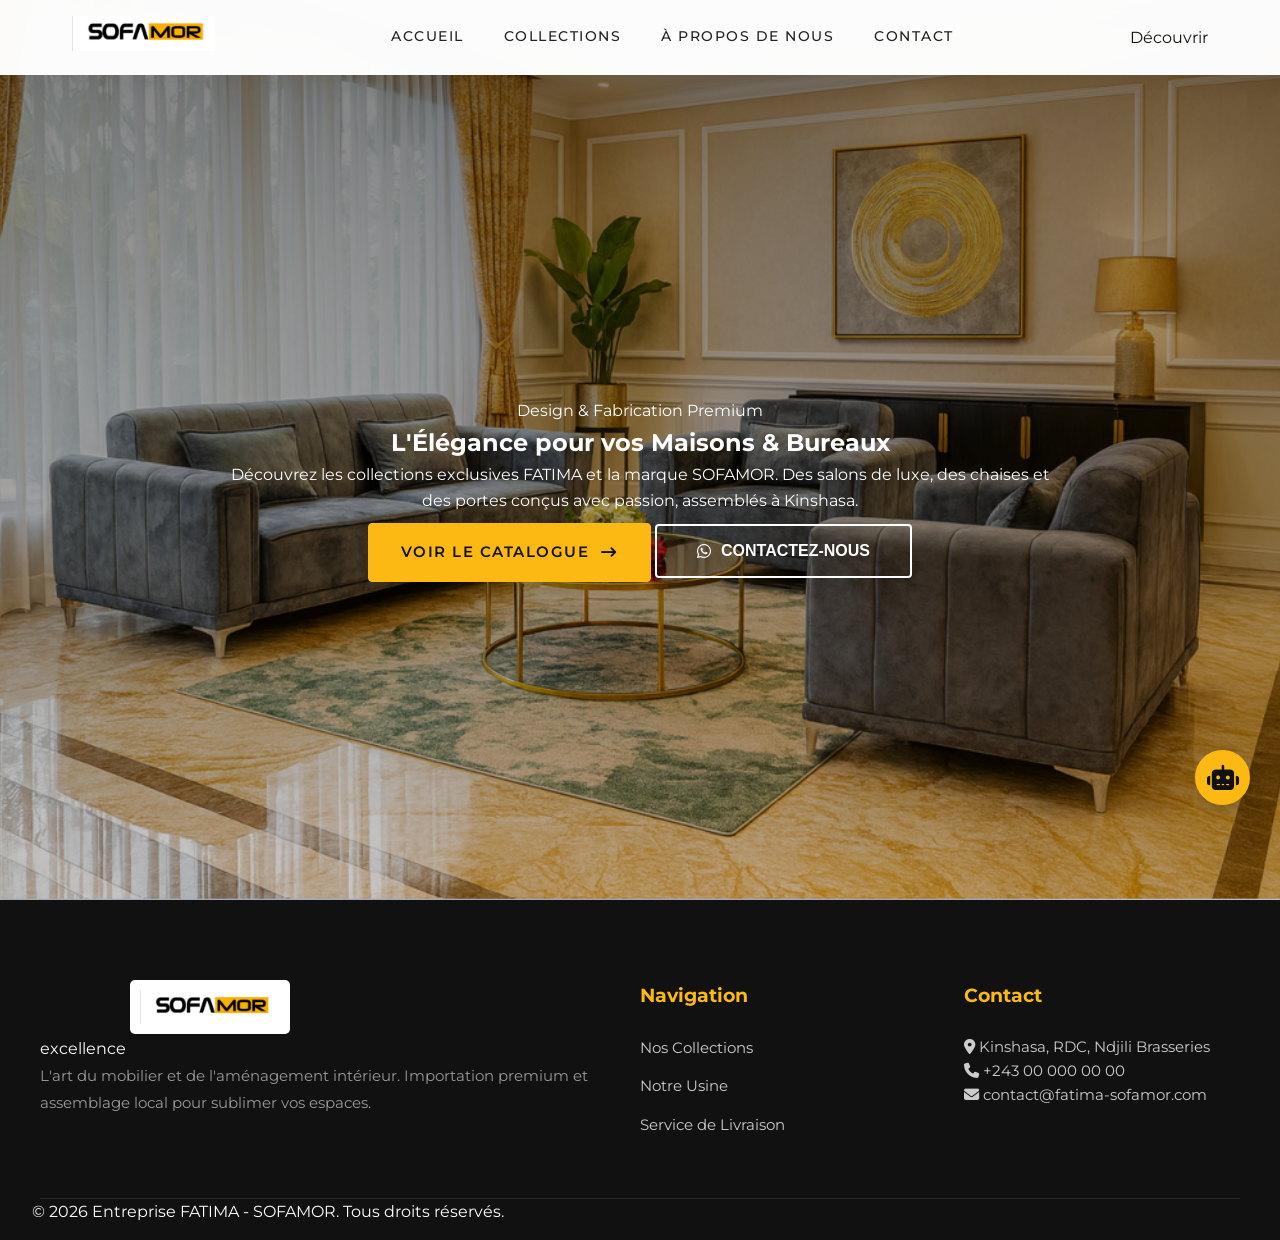
<file: index.html>
<!DOCTYPE html>
<html lang="fr">
<head>
    <meta charset="UTF-8">
    <meta name="viewport" content="width=device-width, initial-scale=1.0">
    <title>FATIMA | Mobilier de Luxe & Menuiserie Premium - SOFAMOR</title>
    
    <!-- Polices Google -->
    <link rel="preconnect" href="https://fonts.googleapis.com">
    <link rel="preconnect" href="https://fonts.gstatic.com" crossorigin>
    <link href="https://fonts.googleapis.com/css2?family=Montserrat:wght@300;400;500;600&family=Playfair+Display:ital,wght@0,400;0,600;1,400&display=swap" rel="stylesheet">
    
    <!-- Icônes FontAwesome -->
    <link rel="stylesheet" href="https://cdnjs.cloudflare.com/ajax/libs/font-awesome/6.4.0/css/all.min.css">
    
    <!-- Feuilles de style -->
    <link rel="stylesheet" href="css/variables.css">
    <link rel="stylesheet" href="css/base.css">
    <link rel="stylesheet" href="css/layout.css">
    <link rel="stylesheet" href="css/components.css">
</head>
<body>

<!-- Barre de navigation Fixe -->
    <header class="navbar">
        <div class="nav-container">
            <a href="index.html" class="logo">
                <img src="assets/images/logos/Sofamor logo.png" alt="SOFAMOR Logo" height="35">
            </a>
            
            <!-- Le bouton Hamburger (3 barres) caché sur PC, visible sur mobile -->
            <div class="menu-toggle" id="mobile-menu">
                <i class="fa-solid fa-bars"></i>
            </div>
            
            <!-- Les liens du menu -->
            <nav class="nav-links" id="nav-links">
                <a href="index.html" class="active">Accueil</a>
                <a href="catalogue.html">Collections</a>
                <a href="usine.html">À propos de nous</a>
                <a href="contact.html">Contact</a>
            </nav>
            
            <a href="catalogue.html" class="btn-primary-outline desktop-only">Découvrir</a>
        </div>
    </header>

    <!-- Section Hero (Bannière Principale) -->
    <section class="hero" id="home">
        <div class="hero-overlay"></div>
        <div class="hero-content">
            <span class="subtitle">Design & Fabrication Premium</span>
            <h1>L'Élégance pour vos Maisons & Bureaux</h1>
            <p>Découvrez les collections exclusives FATIMA et la marque SOFAMOR. Des salons de luxe, des chaises et des portes conçus avec passion, assemblés à Kinshasa.</p>
            <div class="hero-actions">
               <a href="catalogue.html" class="btn-primary">Voir le Catalogue <i class="fa-solid fa-arrow-right-long"></i></a>
                <button class="btn-whatsapp" onclick="window.location.href='https://wa.me/243000000000?text=Bonjour%20FATIMA,%20je%20souhaite%20des%20informations%20sur%20vos%20salons'">
                    <i class="fa-brands fa-whatsapp"></i> Contactez-nous
                </button>
            </div>
        </div>
    </section>

    <!-- FOOTER ÉPURÉ ET MODERNE -->
    <footer class="footer">
        <div class="footer-container">
            <div class="footer-brand">
              excellence  <img src="assets/images/logos/Sofamor logo.png" alt="SOFAMOR Logo" width="160" style="background-color: #ffffff; padding: 10px; border-radius: 5px; margin-bottom: 20px;">
                <p>L'art du mobilier et de l'aménagement intérieur. Importation premium et assemblage local pour sublimer vos espaces.</p>
            </div>
            
            <div class="footer-links">
                <h3>Navigation</h3>
                <ul>
                    <li><a href="catalogue.html">Nos Collections</a></li>
                    <li><a href="usine.html">Notre Usine</a></li>
                    <li><a href="contact.html">Service de Livraison</a></li>
                </ul>
            </div>
            
            <div class="footer-contact">
                <h3>Contact</h3>
                <p><i class="fa-solid fa-location-dot"></i> Kinshasa, RDC, Ndjili Brasseries </p>
                <p><i class="fa-solid fa-phone"></i> +243 00 000 00 00</p>
                <p><i class="fa-solid fa-envelope"></i> contact@fatima-sofamor.com</p>
            </div>
        </div>
        <div class="footer-bottom">
            <p>&copy; 2026 Entreprise FATIMA - SOFAMOR. Tous droits réservés.</p>
        </div>
    </footer>
    <!-- MAQUETTE ASSISTANT IA -->
    <div class="chatbot-window" id="chatbot-window">
        <div class="chatbot-header">
            <span><i class="fa-solid fa-robot"></i> Assistant SOFAMOR</span>
            <button id="close-chatbot">&times;</button>
        </div>
        <div class="chatbot-body" id="chatbot-body">
            <div class="message ai-msg">
                Bonjour ! Je suis l'assistant virtuel de FATIMA. Comment puis-je vous aider aujourd'hui ?
            </div>
        </div>
        <!-- Boutons de réponses rapides -->
        <div class="chatbot-suggestions">
            <button onclick="askAI('Quels sont les délais de livraison ?', 'Nos délais de livraison à Kinshasa sont de 24h à 48h après confirmation.')">Délais de livraison ?</button>
            <button onclick="askAI('Où êtes-vous situés ?', 'Notre showroom principal est situé à Kinshasa. Consultez notre page Contact pour la carte exacte.')">Où êtes-vous ?</button>
            <button onclick="askAI('Faites-vous du sur-mesure ?', 'Absolument ! Nos artisans peuvent adapter les dimensions de nos portes et salons selon vos besoins.')">Sur-mesure ?</button>
        </div>
    </div>

   <!-- BOUTON FLOTTANT IA (Tête de robot) -->
    <button id="open-chatbot" class="float-btn ai-btn">
        <i class="fa-solid fa-robot"></i>
    </button>
<script>
        document.addEventListener('DOMContentLoaded', () => {
            const menuToggle = document.getElementById('mobile-menu');
            const navLinks = document.getElementById('nav-links');
            const icon = menuToggle.querySelector('i');

            if (menuToggle && navLinks) {
                menuToggle.addEventListener('click', () => {
                    navLinks.classList.toggle('active');
                    
                    // Transformation de l'icône
                    if (navLinks.classList.contains('active')) {
                        icon.classList.remove('fa-bars');
                        icon.classList.add('fa-xmark');
                    } else {
                        icon.classList.remove('fa-xmark');
                        icon.classList.add('fa-bars');
                    }
                });
            }
        });

        // --- 5. LOGIQUE DU CHATBOT IA ---
        const aiBtn = document.getElementById('open-chatbot');
        const aiWindow = document.getElementById('chatbot-window');
        const closeAiBtn = document.getElementById('close-chatbot');
        const chatBody = document.getElementById('chatbot-body');

        if (aiBtn && aiWindow) {
            // Ouvrir / Fermer le chat
            aiBtn.addEventListener('click', () => {
                aiWindow.classList.toggle('show');
            });
            closeAiBtn.addEventListener('click', () => {
                aiWindow.classList.remove('show');
            });
        }

        // Fonction pour simuler la discussion
        function askAI(question, reponseAutomatique) {
            // 1. Afficher la question de l'utilisateur
            const userMsg = document.createElement('div');
            userMsg.className = 'message user-msg';
            userMsg.innerText = question;
            chatBody.appendChild(userMsg);
            
            // Scroll vers le bas
            chatBody.scrollTop = chatBody.scrollHeight;

            // 2. Simuler un temps de réflexion de l'IA (600ms)
            setTimeout(() => {
                const aiMsg = document.createElement('div');
                aiMsg.className = 'message ai-msg';
                aiMsg.innerText = reponseAutomatique;
                chatBody.appendChild(aiMsg);
                
                // Scroll vers le bas
                chatBody.scrollTop = chatBody.scrollHeight;
            }, 600);
        }
    </script>
</body>

</html>
</file>
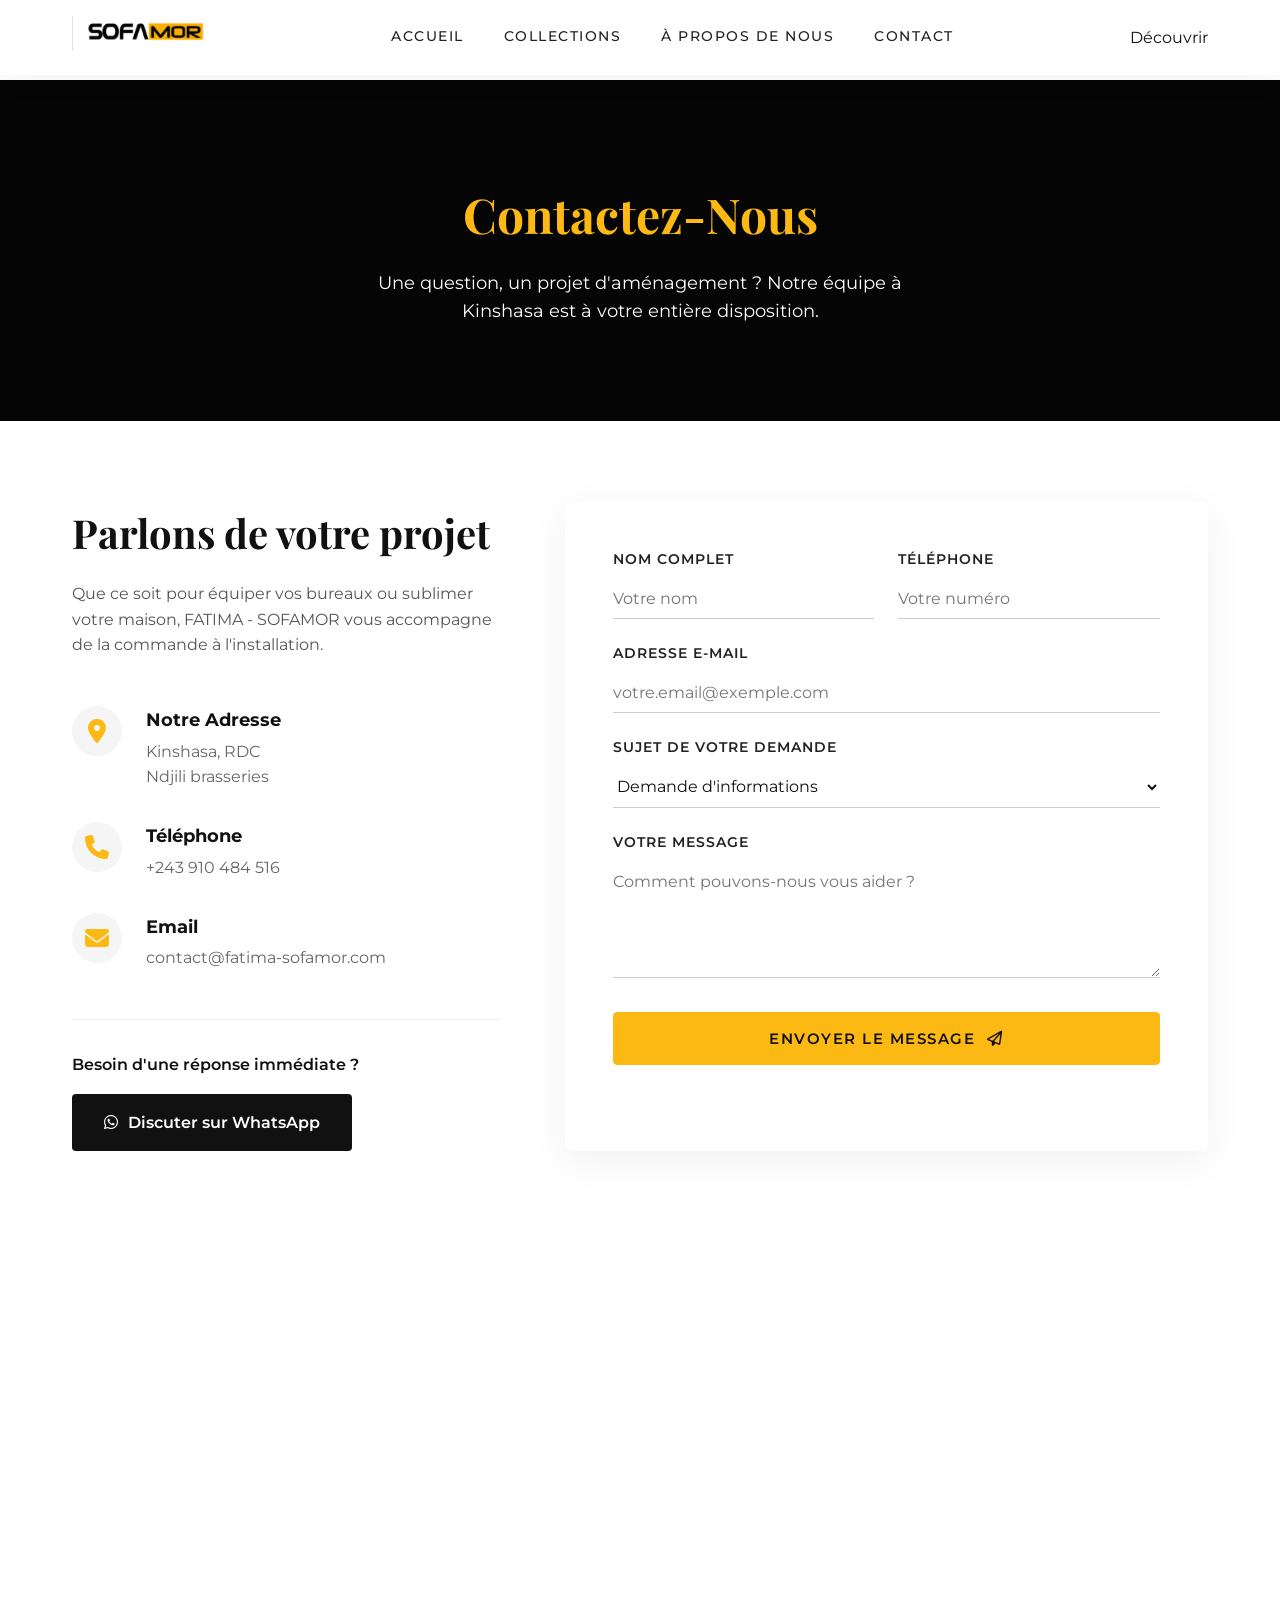
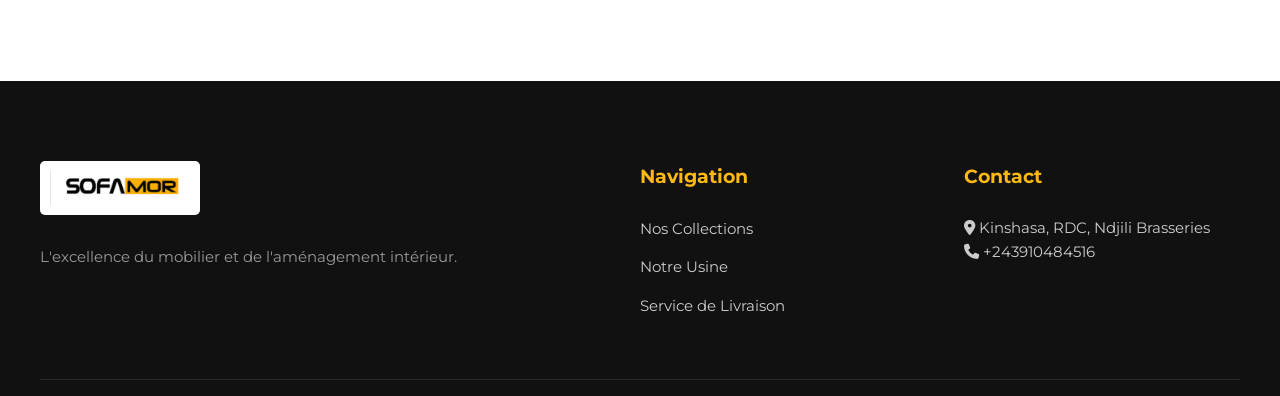
<file: contact.html>
<!DOCTYPE html>
<html lang="fr">
<head>
    <meta charset="UTF-8">
    <meta name="viewport" content="width=device-width, initial-scale=1.0">
    <title>Contact & Livraison | FATIMA - SOFAMOR</title>
    
    <!-- Polices & Icônes -->
    <link rel="preconnect" href="https://fonts.googleapis.com">
    <link rel="preconnect" href="https://fonts.gstatic.com" crossorigin>
    <link href="https://fonts.googleapis.com/css2?family=Montserrat:wght@300;400;500;600&family=Playfair+Display:ital,wght@0,400;0,600;1,400&display=swap" rel="stylesheet">
    <link rel="stylesheet" href="https://cdnjs.cloudflare.com/ajax/libs/font-awesome/6.4.0/css/all.min.css">
    
    <!-- Feuilles de style -->
    <link rel="stylesheet" href="css/variables.css">
    <link rel="stylesheet" href="css/base.css">
    <link rel="stylesheet" href="css/layout.css">
    <link rel="stylesheet" href="css/components.css">
</head>
<body>

    <!-- Barre de navigation -->
    <header class="navbar">
        <div class="nav-container">
            <a href="index.html" class="logo">
                <img src="assets/images/logos/Sofamor logo.png" alt="SOFAMOR Logo" height="35">
            </a>
            <div class="menu-toggle" id="mobile-menu">
                <i class="fa-solid fa-bars"></i>
            </div>
            <nav class="nav-links" id="nav-links">
                <a href="index.html">Accueil</a>
                <a href="catalogue.html">Collections</a>
                <a href="usine.html">À propos de nous</a>
                <a href="contact.html" class="active">Contact</a>
            </nav>
            <a href="catalogue.html" class="btn-primary-outline desktop-only">Découvrir</a>
        </div>
    </header>

    <!-- En-tête de la page -->
    <section class="page-header">
        <h1>Contactez-Nous</h1>
        <p>Une question, un projet d'aménagement ? Notre équipe à Kinshasa est à votre entière disposition.</p>
    </section>

    <!-- Section Principale Contact -->
    <section class="contact-section">
        
        <!-- Bloc Informations -->
        <div class="contact-info-block">
            <h2>Parlons de votre projet</h2>
            <p>Que ce soit pour équiper vos bureaux ou sublimer votre maison, FATIMA - SOFAMOR vous accompagne de la commande à l'installation.</p>
            
            <div class="info-items">
                <div class="info-item">
                    <i class="fa-solid fa-location-dot"></i>
                    <div>
                        <h4>Notre Adresse</h4>
                        <p>Kinshasa, RDC<br>Ndjili brasseries</p>
                    </div>
                </div>
                
                <div class="info-item">
                    <i class="fa-solid fa-phone"></i>
                    <div>
                        <h4>Téléphone</h4>
                        <p>+243 910 484 516</p>
                    </div>
                </div>
                
                <div class="info-item">
                    <i class="fa-solid fa-envelope"></i>
                    <div>
                        <h4>Email</h4>
                        <p>contact@fatima-sofamor.com</p>
                    </div>
                </div>
            </div>

            <div class="whatsapp-direct">
                <p>Besoin d'une réponse immédiate ?</p>
                <a href="https://wa.me/+243910484516" target="_blank" class="btn-whatsapp-dark">
                    <i class="fa-brands fa-whatsapp"></i> Discuter sur WhatsApp
                </a>
            </div>
        </div>

        <!-- Bloc Formulaire -->
        <div class="contact-form-block">
            <form action="#" method="POST" class="premium-form">
                <div class="form-row">
                    <div class="input-group">
                        <label for="nom">Nom complet</label>
                        <input type="text" id="nom" placeholder="Votre nom" required>
                    </div>
                    <div class="input-group">
                        <label for="telephone">Téléphone</label>
                        <input type="tel" id="telephone" placeholder="Votre numéro" required>
                    </div>
                </div>
                
                <div class="input-group">
                    <label for="email">Adresse e-mail</label>
                    <input type="email" id="email" placeholder="votre.email@exemple.com" required>
                </div>
                
                <div class="input-group">
                    <label for="sujet">Sujet de votre demande</label>
                    <select id="sujet">
                        <option value="infos">Demande d'informations</option>
                        <option value="livraison">Question sur la livraison</option>
                        <option value="sur-mesure">Projet d'aménagement complet</option>
                        <option value="autre">Autre</option>
                    </select>
                </div>
                
                <div class="input-group">
                    <label for="message">Votre message</label>
                    <textarea id="message" rows="5" placeholder="Comment pouvons-nous vous aider ?" required></textarea>
                </div>
                
                <button type="submit" class="btn-primary" style="width: 100%;">Envoyer le message <i class="fa-regular fa-paper-plane"></i></button>
            </form>
        </div>

    </section>

    <!-- Carte Google Maps -->
    <section class="map-container">
        <!-- Remplacez le src par le lien d'intégration de votre adresse exacte sur Google Maps -->
        <iframe src="https://www.google.com/maps/embed?pb=!1m18!1m12!1m3!1d127504.42220138547!2d15.22894165!3d-4.401314999999999!2m3!1f0!2f0!3f0!3m2!1i1024!2i768!4f13.1!3m3!1m2!1s0x1a6a313010b40eb3%3A0xc6c4f0da99761dfa!2sKinshasa%2C%20R%C3%A9publique%20d%C3%A9mocratique%20du%20Congo!5e0!3m2!1sfr!2s!4v1700000000000!5m2!1sfr!2s" width="100%" height="450" style="border:0;" allowfullscreen="" loading="lazy" referrerpolicy="no-referrer-when-downgrade"></iframe>
    </section>

    <!-- Footer -->
    <footer class="footer">
        <div class="footer-container">
            <div class="footer-brand">
                <img src="assets/images/logos/Sofamor logo.png" alt="SOFAMOR Logo" width="160" style="background-color: #ffffff; padding: 10px; border-radius: 5px; margin-bottom: 20px;">
                <p>L'excellence du mobilier et de l'aménagement intérieur.</p>
            </div>
            <div class="footer-links">
                <h3>Navigation</h3>
                <ul>
                    <li><a href="catalogue.html">Nos Collections</a></li>
                    <li><a href="usine.html">Notre Usine</a></li>
                    <li><a href="contact.html">Service de Livraison</a></li>
                </ul>
            </div>
            <div class="footer-contact">
                <h3>Contact</h3>
                <p><i class="fa-solid fa-location-dot"></i> Kinshasa, RDC, Ndjili Brasseries </p>
                <p><i class="fa-solid fa-phone"></i> +243910484516</p>
            </div>
        </div>
    </footer>

    <!-- Script Menu Mobile -->
    <script>
        document.addEventListener('DOMContentLoaded', () => {
            const menuToggle = document.getElementById('mobile-menu');
            const navLinks = document.getElementById('nav-links');
            const icon = menuToggle.querySelector('i');
            if (menuToggle && navLinks) {
                menuToggle.addEventListener('click', () => {
                    navLinks.classList.toggle('active');
                    if (navLinks.classList.contains('active')) {
                        icon.classList.remove('fa-bars');
                        icon.classList.add('fa-xmark');
                    } else {
                        icon.classList.remove('fa-xmark');
                        icon.classList.add('fa-bars');
                    }
                });
            }
        });
    </script>
</body>
</html>
</file>
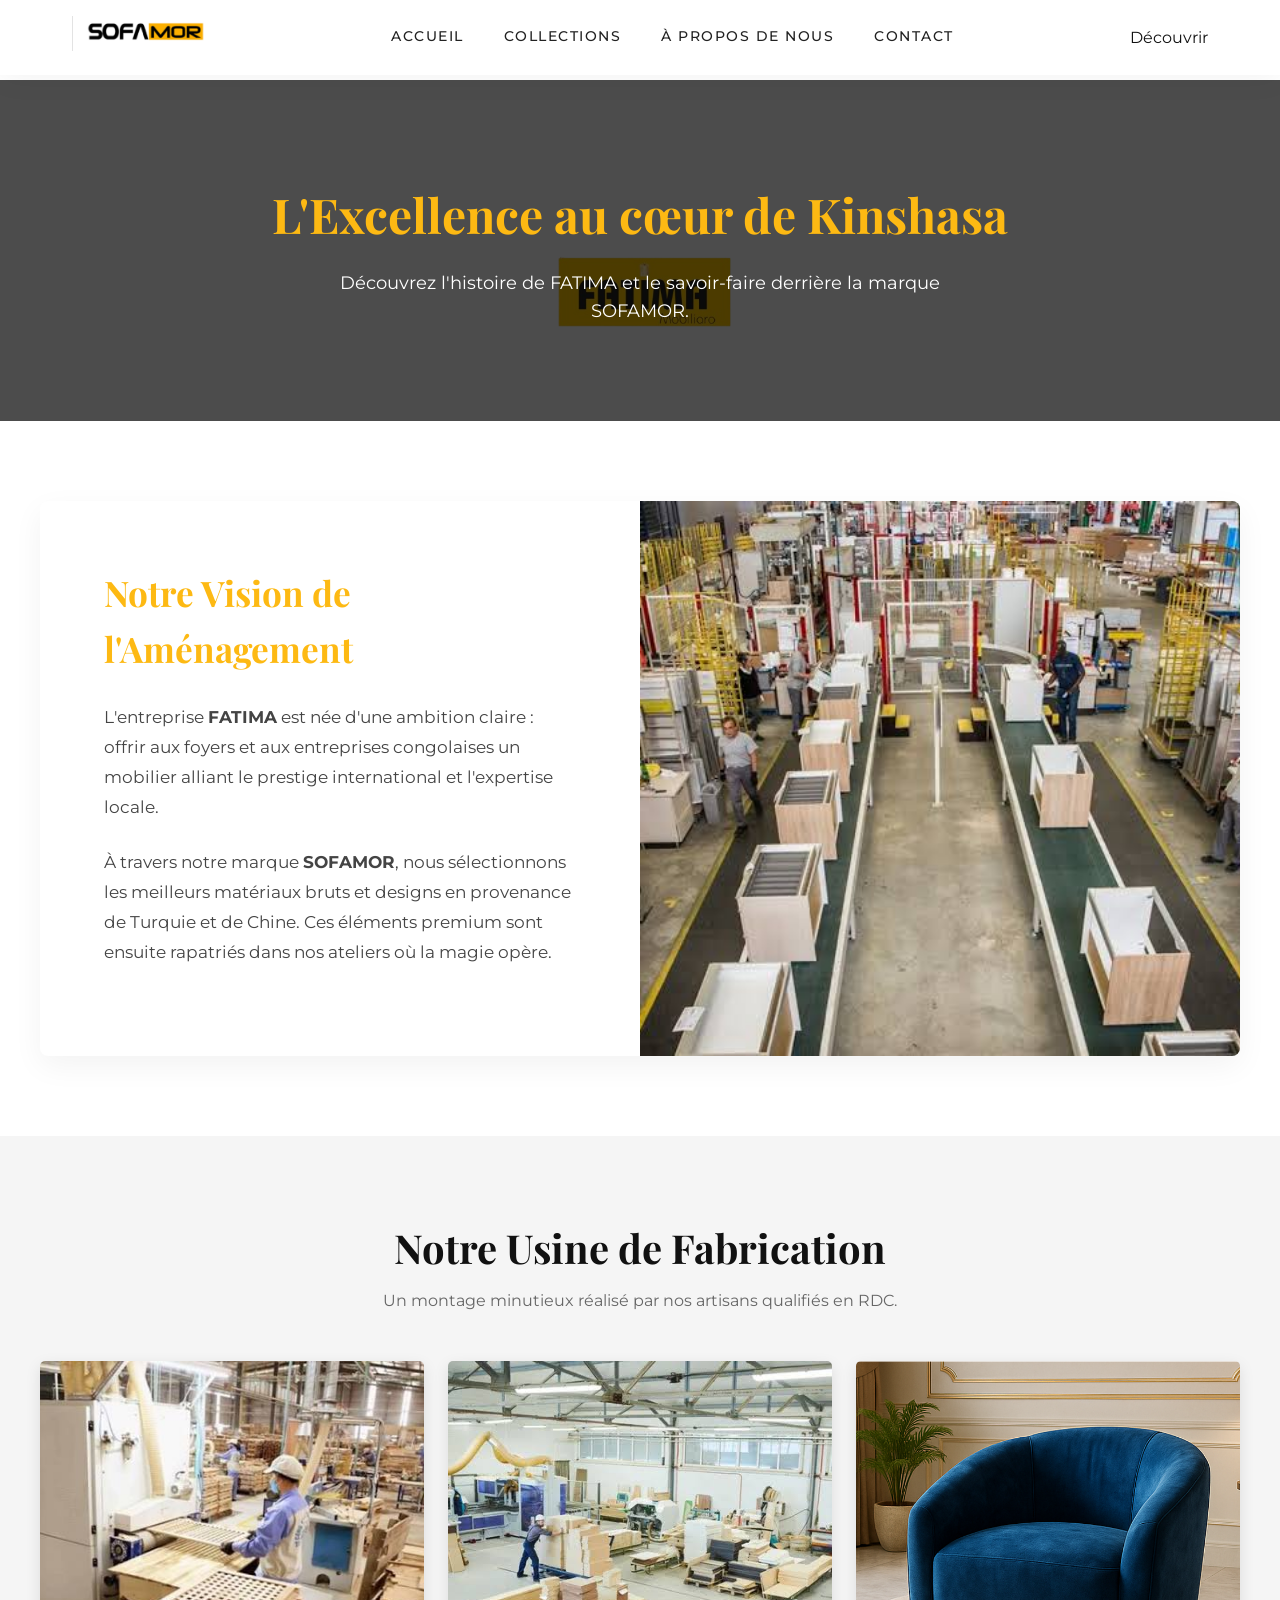
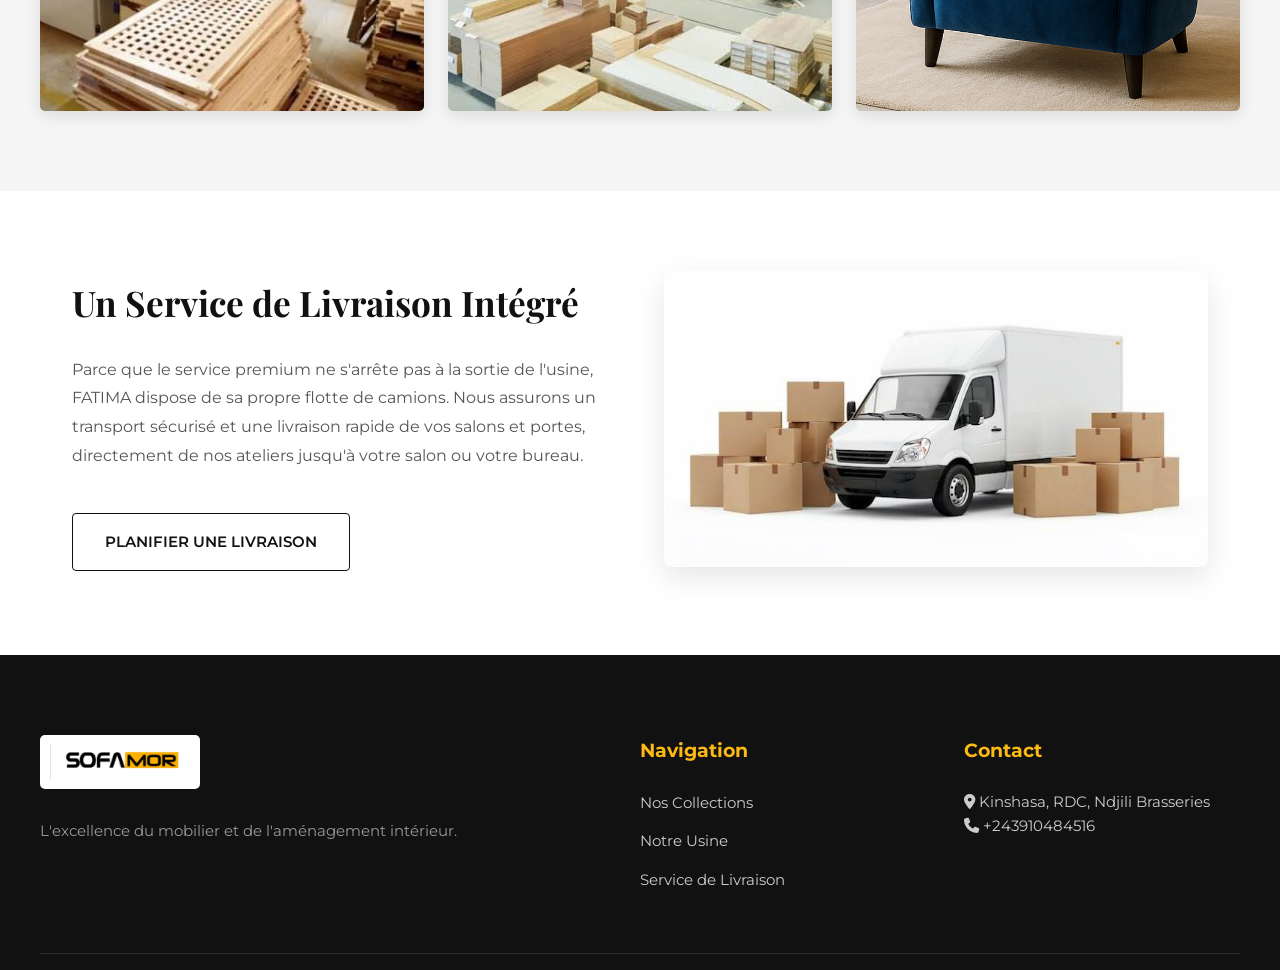
<file: usine.html>
<!DOCTYPE html>
<html lang="fr">
<head>
    <meta charset="UTF-8">
    <meta name="viewport" content="width=device-width, initial-scale=1.0">
    <title>Notre Histoire & Usine | FATIMA - SOFAMOR</title>
    
    <!-- Polices & Icônes -->
    <link rel="preconnect" href="https://fonts.googleapis.com">
    <link rel="preconnect" href="https://fonts.gstatic.com" crossorigin>
    <link href="https://fonts.googleapis.com/css2?family=Montserrat:wght@300;400;500;600&family=Playfair+Display:ital,wght@0,400;0,600;1,400&display=swap" rel="stylesheet">
    <link rel="stylesheet" href="https://cdnjs.cloudflare.com/ajax/libs/font-awesome/6.4.0/css/all.min.css">
    
    <!-- Feuilles de style -->
    <link rel="stylesheet" href="css/variables.css">
    <link rel="stylesheet" href="css/base.css">
    <link rel="stylesheet" href="css/layout.css">
    <link rel="stylesheet" href="css/components.css">
</head>
<body>

    <!-- Barre de navigation -->
    <header class="navbar">
        <div class="nav-container">
            <a href="index.html" class="logo">
                <img src="assets/images/logos/Sofamor logo.png" alt="SOFAMOR Logo" height="35">
            </a>
            <div class="menu-toggle" id="mobile-menu">
                <i class="fa-solid fa-bars"></i>
            </div>
            <nav class="nav-links" id="nav-links">
                <a href="index.html">Accueil</a>
                <a href="catalogue.html">Collections</a>
                <a href="usine.html" class="active">À propos de nous</a>
                <a href="contact.html">Contact</a>
            </nav>
            <a href="catalogue.html" class="btn-primary-outline desktop-only">Découvrir</a>
        </div>
    </header>

   <!-- En-tête de la page Usine -->
    <section class="page-header" style="background-image: url('assets/images/logos/IMG-20260907-WA0007-removebg-preview.png'); background-size: contain; background-color: var(--color-white);">
        <!-- On retire le texte ici si on veut juste voir le grand logo, 
             ou on le laisse si l'image sert juste de décor discret -->
        <h1>L'Excellence au cœur de Kinshasa</h1>
        <p>Découvrez l'histoire de FATIMA et le savoir-faire derrière la marque SOFAMOR.</p>
    </section>

    <!-- Section 1 : L'Histoire et la Vision (Texte + Image) -->
    <section class="about-split">
        <div class="about-text">
            <h2>Notre Vision de l'Aménagement</h2>
            <p>L'entreprise <strong>FATIMA</strong> est née d'une ambition claire : offrir aux foyers et aux entreprises congolaises un mobilier alliant le prestige international et l'expertise locale.</p>
            <p>À travers notre marque <strong>SOFAMOR</strong>, nous sélectionnons les meilleurs matériaux bruts et designs en provenance de Turquie et de Chine. Ces éléments premium sont ensuite rapatriés dans nos ateliers où la magie opère.</p>
        </div>
        <div class="about-image">
            <!-- Image d'illustration (un beau bureau ou un artisan au travail) -->
            <img src="assets/images/usine/USINE FTM.jpg" alt="Histoire de Fatima">
        </div>
    </section>

    <!-- Section 2 : L'Usine et le Montage -->
    <section class="factory-gallery">
        <div class="section-title">
            <h2>Notre Usine de Fabrication</h2>
            <p>Un montage minutieux réalisé par nos artisans qualifiés en RDC.</p>
        </div>
        <div class="gallery-grid">
            <!-- Mets ici les photos de ton usine / équipe -->
            <img src="assets/images/usine/USINE 2 BOIS.jpg" alt="Assemblage des divans">
            <img src="assets/images/usine/assemblage usine.jpg" alt="Atelier de menuiserie portes">
            <img src="assets/images/usine/finition.png" alt="Détail des finitions SOFAMOR">
        </div>
    </section>

    <!-- Section 3 : Logistique et Flotte de Camions -->
    <section class="logistics-section">
        <div class="logistics-content">
            <h2>Un Service de Livraison Intégré</h2>
            <p>Parce que le service premium ne s'arrête pas à la sortie de l'usine, FATIMA dispose de sa propre flotte de camions. Nous assurons un transport sécurisé et une livraison rapide de vos salons et portes, directement de nos ateliers jusqu'à votre salon ou votre bureau.</p>
            <a href="contact.html" class="btn-outline">Planifier une livraison</a>
        </div>
        <div class="logistics-image">
            <!-- Photo d'un de vos camions de livraison -->
            <img src="assets/images/usine/caminion livraison.jpg" alt="Camion de livraison FATIMA">
        </div>
    </section>

    <!-- Footer -->
    <footer class="footer">
        <div class="footer-container">
            <div class="footer-brand">
                <img src="assets/images/logos/Sofamor logo.png" alt="SOFAMOR Logo" width="160" style="background-color: #ffffff; padding: 10px; border-radius: 5px; margin-bottom: 20px;">
                <p>L'excellence du mobilier et de l'aménagement intérieur.</p>
            </div>
            <div class="footer-links">
                <h3>Navigation</h3>
                <ul>
                    <li><a href="catalogue.html">Nos Collections</a></li>
                    <li><a href="usine.html">Notre Usine</a></li>
                    <li><a href="contact.html">Service de Livraison</a></li>
                </ul>
            </div>
            <div class="footer-contact">
                <h3>Contact</h3>
                <p><i class="fa-solid fa-location-dot"></i> Kinshasa, RDC, Ndjili Brasseries</p>
                <p><i class="fa-solid fa-phone"></i> +243910484516</p>
            </div>
        </div>
    </footer>

    <!-- Script Menu Mobile -->
    <script>
        document.addEventListener('DOMContentLoaded', () => {
            const menuToggle = document.getElementById('mobile-menu');
            const navLinks = document.getElementById('nav-links');
            const icon = menuToggle.querySelector('i');
            if (menuToggle && navLinks) {
                menuToggle.addEventListener('click', () => {
                    navLinks.classList.toggle('active');
                    if (navLinks.classList.contains('active')) {
                        icon.classList.remove('fa-bars');
                        icon.classList.add('fa-xmark');
                    } else {
                        icon.classList.remove('fa-xmark');
                        icon.classList.add('fa-bars');
                    }
                });
            }
        });
    </script>
</body>
</html>
</file>
<file: css/variables.css>
:root {
    /* Palette de couleurs SOFAMOR / FATIMA */
    --color-yellow: #FDB913; /* Un jaune doré premium basé sur le logo */
    --color-yellow-hover: #e0a30b;
    --color-black: #111111;
    --color-dark-gray: #222222;
    --color-white: #FFFFFF;
    --color-light-gray: #F5F5F5;

    /* Typographie */
    --font-heading: 'Playfair Display', serif;
    --font-body: 'Montserrat', sans-serif;

    /* Espacements et Tailles */
    --transition-speed: 0.3s;
    --container-width: 1200px;
}
</file>
<file: css/base.css>
* {
    margin: 0;
    padding: 0;
    box-sizing: border-box; /* Crucial pour que les boutons ne débordent pas */
}

html, body {
    overflow-x: hidden; /* Empêche l'écran de glisser sur les côtés */
    width: 100%;
    scroll-behavior: smooth;
    font-family: var(--font-body);
    color: var(--color-black);
    background-color: var(--color-white);
    line-height: 1.6;
}

a {
    text-decoration: none;
    color: inherit;
    transition: color var(--transition-speed) ease;
}

ul {
    list-style: none;
}
</file>
<file: css/layout.css>
/* --- NAVBAR FIXE --- */
.navbar {
    position: fixed;
    top: 0;
    left: 0;
    width: 100%;
    background: rgba(255, 255, 255, 0.98);
    backdrop-filter: blur(10px);
    z-index: 1000;
    box-shadow: 0 4px 30px rgba(0, 0, 0, 0.05);
}

.nav-container {
    max-width: var(--container-width);
    margin: 0 auto;
    padding: 1rem 2rem;
    display: flex;
    justify-content: space-between;
    align-items: center;
}

.menu-toggle {
    display: none;
    font-size: 1.5rem;
    cursor: pointer;
    color: var(--color-black);
}

.nav-links {
    display: flex;
    gap: 2.5rem;
}

.nav-links a {
    font-weight: 500;
    font-size: 0.85rem;
    text-transform: uppercase;
    letter-spacing: 1.5px;
    color: var(--color-dark-gray);
    position: relative;
}

/* --- HERO SECTION --- */
.hero {
    position: relative;
    height: 100vh;
    display: flex;
    align-items: center;
    justify-content: center;
    background-color: #f4f4f4; /* Couleur de fond si l'image charge mal */
    background-image: url('../assets/images/produits/sofa-img-4.png'); 
    background-size: cover;
    background-position: center;
    text-align: center;
    color: var(--color-white);
    padding-top: 80px;
}

.hero-overlay {
    position: absolute;
    top: 0; left: 0; width: 100%; height: 100%;
    background: linear-gradient(to bottom, rgba(0,0,0,0.5), rgba(0,0,0,0.2)); 
    z-index: 1;
}

.hero-content {
    position: relative;
    z-index: 2;
    max-width: 900px;
    padding: 0 2rem;
}

/* --- FOOTER ÉPURÉ --- */
.footer {
    background-color: var(--color-black);
    color: var(--color-white);
    padding: 5rem 2rem 1rem 2rem;
}

.footer-container {
    max-width: var(--container-width);
    margin: 0 auto;
    display: grid;
    grid-template-columns: 2fr 1fr 1fr;
    gap: 3rem;
    border-bottom: 1px solid rgba(255, 255, 255, 0.1);
    padding-bottom: 3rem;
}

.footer-brand p { color: #999; font-size: 0.95rem; line-height: 1.8; }
.footer h3 { color: var(--color-yellow); font-size: 1.2rem; margin-bottom: 1.5rem; }
.footer-links ul li { margin-bottom: 0.8rem; }
.footer-links a, .footer-contact p { color: #ccc; font-size: 0.95rem; }
.footer-links a:hover { color: var(--color-yellow); }

/* --- RESPONSIVE MOBILE --- */
@media screen and (max-width: 768px) {
    .desktop-only { display: none !important; }
    .menu-toggle { display: block; }
    
    /* Le menu mobile caché par défaut */
    .nav-links {
        position: absolute;
        top: 100%;
        left: -100%; 
        flex-direction: column;
        background-color: var(--color-white);
        width: 100%;
        text-align: center;
        padding: 2rem 0;
        transition: 0.4s ease-in-out;
        box-shadow: 0 10px 15px rgba(0,0,0,0.05);
    }
    
    /* Quand le menu est activé via Javascript */
    .nav-links.active { left: 0; }
    
    .footer-container { grid-template-columns: 1fr; gap: 2rem; }
}
</file>
<file: css/components.css>
/* --- BOUTONS --- */
.btn-primary {
    display: inline-flex;
    align-items: center;
    justify-content: center;
    gap: 12px; /* Espace entre le texte et la flèche */
    background-color: var(--color-yellow);
    color: var(--color-black);
    padding: 1.2rem 3rem;
    font-family: var(--font-body);
    font-weight: 600;
    font-size: 1rem;
    text-transform: uppercase;
    letter-spacing: 1.5px;
    border-radius: 2px; /* Presque carré, très design */
    border: 1px solid var(--color-yellow);
    cursor: pointer;
    transition: all 0.4s ease;
    position: relative;
    overflow: hidden;
    z-index: 1;
}

/* Effet de balayage noir (sweep) au survol */
.btn-primary::before {
    content: '';
    position: absolute;
    top: 0; left: 0;
    width: 0%; height: 100%;
    background-color: var(--color-black);
    transition: all 0.4s ease;
    z-index: -1;
}

.btn-primary:hover {
    color: var(--color-yellow);
    border: 1px solid var(--color-black);
}

.btn-primary:hover::before {
    width: 100%;
}
.btn-primary:hover {
    background-color: #e0a30b; /* Jaune un peu plus foncé */
    transform: translateY(-2px); /* Petit effet de soulèvement au survol */
}

.btn-whatsapp {
    display: inline-flex;
    align-items: center;
    gap: 10px;
    background: transparent;
    border: 2px solid var(--color-white);
    color: var(--color-white);
    padding: 1rem 2.5rem;
    font-weight: 600;
    font-size: 1rem;
    text-transform: uppercase;
    cursor: pointer;
    border-radius: 4px;
    transition: all var(--transition-speed);
}

.btn-whatsapp:hover {
    background: var(--color-white);
    color: var(--color-black);
}

/* --- LOGO DU FOOTER (La correction est ici) --- */
.footer-logo {
    width: 150px; /* Force la largeur pour ne pas être géant */
    height: auto;
    background-color: var(--color-white); /* Fond blanc pour que le texte noir du logo soit visible */
    padding: 10px;
    border-radius: 5px;
    margin-bottom: 1.5rem;
}

/* --- EN-TÊTE DE PAGE AVEC IMAGE DE FOND --- */
.page-header {
    margin-top: 80px; 
    padding: 6rem 2rem; /* Plus grand pour bien voir l'image */
    text-align: center;
    position: relative;
    background-color: var(--color-black); /* Couleur de secours */
    background-size: cover;
    background-position: center;
    background-repeat: no-repeat;
    color: var(--color-white);
}

/* Le filtre sombre pour faire ressortir le texte jaune */
.page-header::before {
    content: '';
    position: absolute;
    top: 0; left: 0;
    width: 100%; height: 100%;
    background: rgba(0, 0, 0, 0.7); /* Filtre noir transparent */
    z-index: 1;
}

.page-header h1, .page-header p {
    position: relative;
    z-index: 2; /* Met le texte au-dessus du filtre */
}

.page-header h1 {
    font-family: var(--font-heading);
    font-size: 3rem;
    color: var(--color-yellow);
    margin-bottom: 1rem;
}

.page-header p {
    color: var(--color-white);
    font-size: 1.1rem;
    max-width: 600px;
    margin: 0 auto;
}
/* --- GRILLE DES PRODUITS --- */
.catalogue-section {
    padding: 5rem 2rem;
    max-width: var(--container-width);
    margin: 0 auto;
}

.product-grid {
    display: grid;
    grid-template-columns: repeat(auto-fit, minmax(300px, 1fr));
    gap: 3rem;
}

.product-card {
    background: var(--color-white);
    border-radius: 8px;
    overflow: hidden;
    box-shadow: 0 5px 20px rgba(0,0,0,0.05);
    transition: transform 0.3s ease, box-shadow 0.3s ease;
}

.product-card:hover {
    transform: translateY(-10px);
    box-shadow: 0 15px 30px rgba(0,0,0,0.1);
}

.product-image img {
    width: 100%;
    height: 300px;
    object-fit: cover;
    transition: transform 0.5s ease;
}

.product-card:hover .product-image img {
    transform: scale(1.05); /* Zoom léger sur l'image au survol */
}

.product-info {
    padding: 2rem;
    text-align: center;
}

.product-info h3 {
    font-family: var(--font-heading);
    font-size: 1.5rem;
    margin-bottom: 0.5rem;
}

.product-desc {
    color: #666;
    font-size: 0.9rem;
    margin-bottom: 1.5rem;
}

.btn-order {
    background-color: var(--color-black);
    color: var(--color-white);
    border: none;
    padding: 0.8rem 2rem;
    text-transform: uppercase;
    font-weight: 600;
    font-size: 0.85rem;
    border-radius: 50px;
    cursor: pointer;
    transition: background-color 0.3s;
}

.btn-order:hover {
    background-color: var(--color-yellow);
    color: var(--color-black);
}

/* --- BOUTONS FLOTTANTS (CHAT & SCROLL) --- */
.floating-actions {
    position: fixed;
    bottom: 30px;
    right: 30px;
    display: flex;
    flex-direction: column;
    gap: 15px;
    z-index: 999;
}

.float-btn {
    width: 55px;
    height: 55px;
    border-radius: 50%;
    display: flex;
    justify-content: center;
    align-items: center;
    font-size: 1.5rem;
    color: var(--color-white);
    text-decoration: none;
    box-shadow: 0 4px 15px rgba(0,0,0,0.2);
    transition: all 0.3s ease;
    cursor: pointer;
    border: none;
}

/* Bouton Scroll-to-top */
.scroll-top {
    background-color: var(--color-black);
    opacity: 0;
    visibility: hidden;
    transform: translateY(20px);
}

.scroll-top.show {
    opacity: 1;
    visibility: visible;
    transform: translateY(0);
}

.scroll-top:hover {
    background-color: var(--color-yellow);
    color: var(--color-black);
}

/* Bouton Chat WhatsApp */
.chat-btn {
    background-color: #25D366; /* Vert officiel WhatsApp */
}

.chat-btn:hover {
    transform: scale(1.1);
    box-shadow: 0 6px 20px rgba(37, 211, 102, 0.4);
}

/* --- FILTRES DE CATÉGORIES --- */
.category-filters {
    display: flex;
    justify-content: center;
    gap: 1rem;
    padding: 2rem;
    flex-wrap: wrap;
    background-color: var(--color-white);
}

.filter-btn {
    background: transparent;
    border: 1px solid var(--color-dark-gray);
    padding: 0.6rem 1.5rem;
    border-radius: 50px;
    font-family: var(--font-body);
    font-weight: 500;
    cursor: pointer;
    transition: all 0.3s ease;
}

.filter-btn:hover, .filter-btn.active {
    background: var(--color-black);
    color: var(--color-white);
    border-color: var(--color-black);
}

/* --- BOUTON "EN SAVOIR PLUS" --- */
.btn-outline {
    background: transparent;
    border: 1px solid var(--color-black);
    color: var(--color-black);
    padding: 0.8rem 2rem;
    text-transform: uppercase;
    font-weight: 600;
    font-size: 0.85rem;
    border-radius: 2px;
    cursor: pointer;
    transition: all 0.3s ease;
    width: 100%;
}

.btn-outline:hover {
    background: var(--color-black);
    color: var(--color-yellow);
}

/* --- FENÊTRE MODALE (DÉTAILS PRODUIT) --- */
.modal {
    display: none;
    position: fixed;
    z-index: 2000;
    left: 0; top: 0;
    width: 100%; height: 100%;
    background-color: rgba(0, 0, 0, 0.8);
    backdrop-filter: blur(5px);
    opacity: 0;
    transition: opacity 0.3s ease;
}

.modal.show {
    display: flex;
    justify-content: center;
    align-items: center;
    opacity: 1;
}

.modal-content {
    background-color: var(--color-white);
    width: 95%; /* Plus large sur mobile */
    max-width: 900px;
    max-height: 90vh; /* Ne dépasse jamais 90% de la hauteur de l'écran */
    overflow-y: auto; /* PERMET LE DÉFILEMENT INTÉRIEUR */
    border-radius: 5px;
    position: relative;
    box-shadow: 0 10px 40px rgba(0,0,0,0.5);
    transform: scale(0.9);
    transition: transform 0.3s ease;
}

.modal.show .modal-content {
    transform: scale(1);
}

/* Bouton X flottant et bien visible */
.close-modal {
    position: absolute;
    top: 15px;
    right: 15px;
    background-color: var(--color-white);
    color: var(--color-black);
    width: 35px; height: 35px;
    border-radius: 50%;
    display: flex;
    align-items: center;
    justify-content: center;
    font-size: 1.5rem;
    font-weight: bold;
    cursor: pointer;
    z-index: 10;
    box-shadow: 0 2px 10px rgba(0,0,0,0.1);
}

.close-modal:hover {
    color: var(--color-yellow);
}

.modal-body {
    display: flex;
    flex-wrap: wrap;
}

.modal-image {
    flex: 1 1 300px;
}

.modal-image img {
    width: 100%;
    height: 100%;
    object-fit: cover;
}

.modal-details {
    flex: 1 1 300px;
    padding: 3rem;
    display: flex;
    flex-direction: column;
    justify-content: center;
}

.modal-details h2 {
    font-family: var(--font-heading);
    font-size: 2rem;
    margin-bottom: 1rem;
    color: var(--color-black);
}

.modal-details p {
    font-size: 1rem;
    line-height: 1.6;
    color: #444;
    margin-bottom: 2rem;
}

.modal-actions {
    display: flex;
    flex-direction: column;
    gap: 15px; /* Espace entre commander et retour */
}

/* Cache les produits non sélectionnés par les filtres */
.product-card.hide {
    display: none;
}

/* --- ADAPTATION STRICTE POUR MOBILE (SMARTPHONES) --- */
@media screen and (max-width: 768px) {
    .modal-body {
        flex-direction: column; /* L'image passe au-dessus, le texte en dessous */
    }
    
    .modal-image {
        height: 250px; /* Limite la hauteur de l'image pour voir le texte directement */
    }
    
    .modal-details {
        padding: 1.5rem; /* Réduit l'espace vide sur petit écran */
    }
    
    .modal-details h2 {
        font-size: 1.5rem;
    }
} 
/* --- BOUTONS MOBILES (Taille Normale) --- */
    .btn-outline, .btn-primary {
        width: auto; /* Annule le 100% de largeur */
        display: inline-flex; /* Les garde alignés proprement */
        padding: 1rem 2rem;
        font-size: 0.95rem;
        justify-content: center;
        align-items: center;
        border-radius: 4px;
        margin-top: 10px;
    }
/* --- SECTION HISTOIRE (SPLIT LAYOUT) --- */
.about-split {
    display: flex;
    flex-wrap: wrap;
    max-width: var(--container-width);
    margin: 5rem auto;
    background-color: var(--color-white);
    box-shadow: 0 10px 30px rgba(0,0,0,0.05);
    border-radius: 8px;
    overflow: hidden;
}

.about-text {
    flex: 1 1 400px;
    padding: 4rem;
    display: flex;
    flex-direction: column;
    justify-content: center;
}

.about-text h2 {
    font-family: var(--font-heading);
    font-size: 2.2rem;
    color: var(--color-yellow);
    margin-bottom: 1.5rem;
}

.about-text p {
    font-size: 1.05rem;
    line-height: 1.8;
    color: #444;
    margin-bottom: 1.5rem;
}

.about-image {
    flex: 1 1 400px;
}

.about-image img {
    width: 100%;
    height: 100%;
    object-fit: cover;
    min-height: 400px;
}

/* --- SECTION GALERIE USINE --- */
.factory-gallery {
    padding: 5rem 2rem;
    background-color: var(--color-light-gray);
    text-align: center;
}

.section-title h2 {
    font-family: var(--font-heading);
    font-size: 2.5rem;
    margin-bottom: 0.5rem;
}

.section-title p {
    color: #666;
    margin-bottom: 3rem;
}

.gallery-grid {
    display: grid;
    grid-template-columns: repeat(auto-fit, minmax(300px, 1fr));
    gap: 1.5rem;
    max-width: var(--container-width);
    margin: 0 auto;
}

.gallery-grid img {
    width: 100%;
    height: 350px;
    object-fit: cover;
    border-radius: 5px;
    box-shadow: 0 5px 15px rgba(0,0,0,0.1);
    transition: transform 0.4s ease;
}

.gallery-grid img:hover {
    transform: scale(1.03);
}

/* --- SECTION LOGISTIQUE --- */
.logistics-section {
    display: flex;
    flex-wrap: wrap-reverse; /* Sur mobile, l'image passe au-dessus */
    max-width: var(--container-width);
    margin: 5rem auto;
    gap: 3rem;
    padding: 0 2rem;
    align-items: center;
}

.logistics-content {
    flex: 1 1 400px;
}

.logistics-content h2 {
    font-family: var(--font-heading);
    font-size: 2.2rem;
    margin-bottom: 1.5rem;
}

.logistics-content p {
    line-height: 1.8;
    margin-bottom: 2rem;
    color: #555;
}

.logistics-image {
    flex: 1 1 400px;
}

.logistics-image img {
    width: 100%;
    border-radius: 8px;
    box-shadow: 0 10px 30px rgba(0,0,0,0.1);
}

/* Ajustements pour petits écrans */
@media screen and (max-width: 768px) {
    .about-text {
        padding: 2rem;
    }
}

/* --- SECTION CONTACT (GRILLE) --- */
.contact-section {
    display: grid;
    grid-template-columns: 1fr 1.5fr; /* Le formulaire prend un peu plus de place */
    gap: 4rem;
    max-width: var(--container-width);
    margin: 5rem auto;
    padding: 0 2rem;
}

/* --- BLOC INFORMATIONS GAUCHE --- */
.contact-info-block h2 {
    font-family: var(--font-heading);
    font-size: 2.5rem;
    color: var(--color-black);
    margin-bottom: 1rem;
}

.contact-info-block > p {
    color: #555;
    line-height: 1.6;
    margin-bottom: 3rem;
}

.info-item {
    display: flex;
    align-items: flex-start;
    gap: 1.5rem;
    margin-bottom: 2rem;
}

.info-item i {
    font-size: 1.5rem;
    color: var(--color-yellow);
    background-color: var(--color-light-gray);
    width: 50px;
    height: 50px;
    display: flex;
    align-items: center;
    justify-content: center;
    border-radius: 50%;
}

.info-item h4 {
    font-family: var(--font-body);
    font-size: 1.1rem;
    margin-bottom: 0.3rem;
}

.info-item p {
    color: #666;
}

.whatsapp-direct {
    margin-top: 3rem;
    padding-top: 2rem;
    border-top: 1px solid #eee;
}

.whatsapp-direct p {
    font-weight: 600;
    margin-bottom: 1rem;
}

.btn-whatsapp-dark {
    display: inline-flex;
    align-items: center;
    gap: 10px;
    background-color: var(--color-black);
    color: var(--color-white);
    padding: 1rem 2rem;
    font-weight: 600;
    border-radius: 4px;
    transition: all 0.3s ease;
}

.btn-whatsapp-dark:hover {
    background-color: #25D366; /* Vert WhatsApp au survol */
    color: white;
}

/* --- BLOC FORMULAIRE PREMIUM --- */
.contact-form-block {
    background-color: var(--color-white);
    padding: 3rem;
    border-radius: 8px;
    box-shadow: 0 10px 40px rgba(0,0,0,0.06);
}

.premium-form .form-row {
    display: grid;
    grid-template-columns: 1fr 1fr;
    gap: 1.5rem;
}

.input-group {
    margin-bottom: 1.5rem;
    display: flex;
    flex-direction: column;
}

.input-group label {
    font-size: 0.85rem;
    font-weight: 600;
    text-transform: uppercase;
    letter-spacing: 1px;
    color: var(--color-dark-gray);
    margin-bottom: 0.5rem;
}

/* Style des champs de texte très épuré (Ligne en bas seulement) */
.premium-form input,
.premium-form select,
.premium-form textarea {
    font-family: var(--font-body);
    font-size: 1rem;
    padding: 10px 0;
    border: none;
    border-bottom: 1px solid #ccc;
    background-color: transparent;
    color: var(--color-black);
    transition: border-color 0.3s ease;
    outline: none; /* Enlève la bordure bleue de base du navigateur */
}

/* Animation luxueuse quand on clique dans le champ */
.premium-form input:focus,
.premium-form select:focus,
.premium-form textarea:focus {
    border-bottom: 2px solid var(--color-yellow);
}

.premium-form textarea {
    resize: vertical;
}

/* --- SECTION CARTE --- */
.map-container {
    width: 100%;
    margin-top: 2rem;
    line-height: 0; /* Enlève l'espace blanc sous la carte */
}

/* --- RESPONSIVE --- */
@media screen and (max-width: 900px) {
    .contact-section {
        grid-template-columns: 1fr; /* Empile les infos et le formulaire sur mobile */
        gap: 2rem;
    }
    
    .premium-form .form-row {
        grid-template-columns: 1fr; /* Les champs nom et tel l'un sous l'autre */
    }
    
    .contact-form-block {
        padding: 2rem;
    }
}

/* --- BARRE DE DÉFILEMENT SUR MESURE (Détail Premium) --- */
::-webkit-scrollbar {
    width: 8px;
}
::-webkit-scrollbar-track {
    background: var(--color-light-gray); 
}
::-webkit-scrollbar-thumb {
    background: var(--color-black); 
    border-radius: 10px;
}
::-webkit-scrollbar-thumb:hover {
    background: var(--color-yellow); 
}
/* --- BOUTON FLOTTANT IA (Tête de Robot & Fond Jaune) --- */
.ai-btn {
    background-color: var(--color-yellow); /* Le fond devient jaune */
    color: var(--color-black); /* La tête du robot en noir */
    position: fixed;
    bottom: 95px; 
    right: 30px;
    z-index: 999;
    font-size: 1.6rem; /* On agrandit un peu la tête du robot */
    animation: pulse-ai 2s infinite; 
    border: 2px solid var(--color-yellow);
}

/* L'animation de respiration reste sur les tons jaunes */
@keyframes pulse-ai {
    0% { box-shadow: 0 0 0 0 rgba(253, 185, 19, 0.7); }
    70% { box-shadow: 0 0 0 15px rgba(253, 185, 19, 0); }
    100% { box-shadow: 0 0 0 0 rgba(253, 185, 19, 0); }
}

/* Au survol, le bouton s'inverse élégamment */
.ai-btn:hover {
    background-color: var(--color-black);
    color: var(--color-yellow);
    border: 2px solid var(--color-black);
    animation: none;
    transform: scale(1.1);
}

/* --- FENÊTRE DU CHATBOT --- */
.chatbot-window {
    position: fixed;
    bottom: 90px;
    right: 90px;
    width: 320px;
    background-color: var(--color-white);
    border-radius: 10px;
    box-shadow: 0 10px 40px rgba(0,0,0,0.15);
    display: flex;
    flex-direction: column;
    overflow: hidden;
    z-index: 1000;
    
    /* Animation d'apparition */
    opacity: 0;
    visibility: hidden;
    transform: translateY(20px) scale(0.9);
    transition: all 0.3s cubic-bezier(0.4, 0, 0.2, 1);
}

.chatbot-window.show {
    opacity: 1;
    visibility: visible;
    transform: translateY(0) scale(1);
}

.chatbot-header {
    background-color: var(--color-black);
    color: var(--color-yellow);
    padding: 15px;
    display: flex;
    justify-content: space-between;
    align-items: center;
    font-weight: 600;
    font-family: var(--font-heading);
}

.chatbot-header button {
    background: none;
    border: none;
    color: var(--color-white);
    font-size: 1.5rem;
    cursor: pointer;
    transition: color 0.3s;
}

.chatbot-header button:hover {
    color: var(--color-yellow);
}

.chatbot-body {
    padding: 15px;
    height: 250px;
    overflow-y: auto;
    display: flex;
    flex-direction: column;
    gap: 10px;
    background-color: #f9f9f9;
}

.message {
    padding: 10px 15px;
    border-radius: 15px;
    font-size: 0.9rem;
    max-width: 85%;
    line-height: 1.4;
}

.ai-msg {
    background-color: var(--color-white);
    border: 1px solid #eee;
    align-self: flex-start;
    border-bottom-left-radius: 2px;
}

.user-msg {
    background-color: var(--color-yellow);
    color: var(--color-black);
    align-self: flex-end;
    border-bottom-right-radius: 2px;
}

.chatbot-suggestions {
    padding: 10px;
    background-color: var(--color-white);
    border-top: 1px solid #eee;
    display: flex;
    flex-wrap: wrap;
    gap: 5px;
}

.chatbot-suggestions button {
    background: transparent;
    border: 1px solid var(--color-black);
    color: var(--color-black);
    padding: 5px 10px;
    border-radius: 50px;
    font-size: 0.8rem;
    cursor: pointer;
    transition: all 0.2s;
}

.chatbot-suggestions button:hover {
    background: var(--color-black);
    color: var(--color-yellow);
}
/* --- RESPONSIVE CHATBOT MOBILE --- */
@media screen and (max-width: 768px) {
    .chatbot-window {
        right: 0;
        left: 0;
        margin: 0 auto; /* Centre parfaitement la boîte horizontalement */
        width: 92%; /* Prend presque toute la largeur de l'écran */
        bottom: 85px; /* Laisse de l'espace pour le bouton flottant */
    }
    
    .ai-btn {
        bottom: 20px; /* Repositionne le bouton un peu plus bas sur mobile */
        right: 20px;
    }
}
</file>
